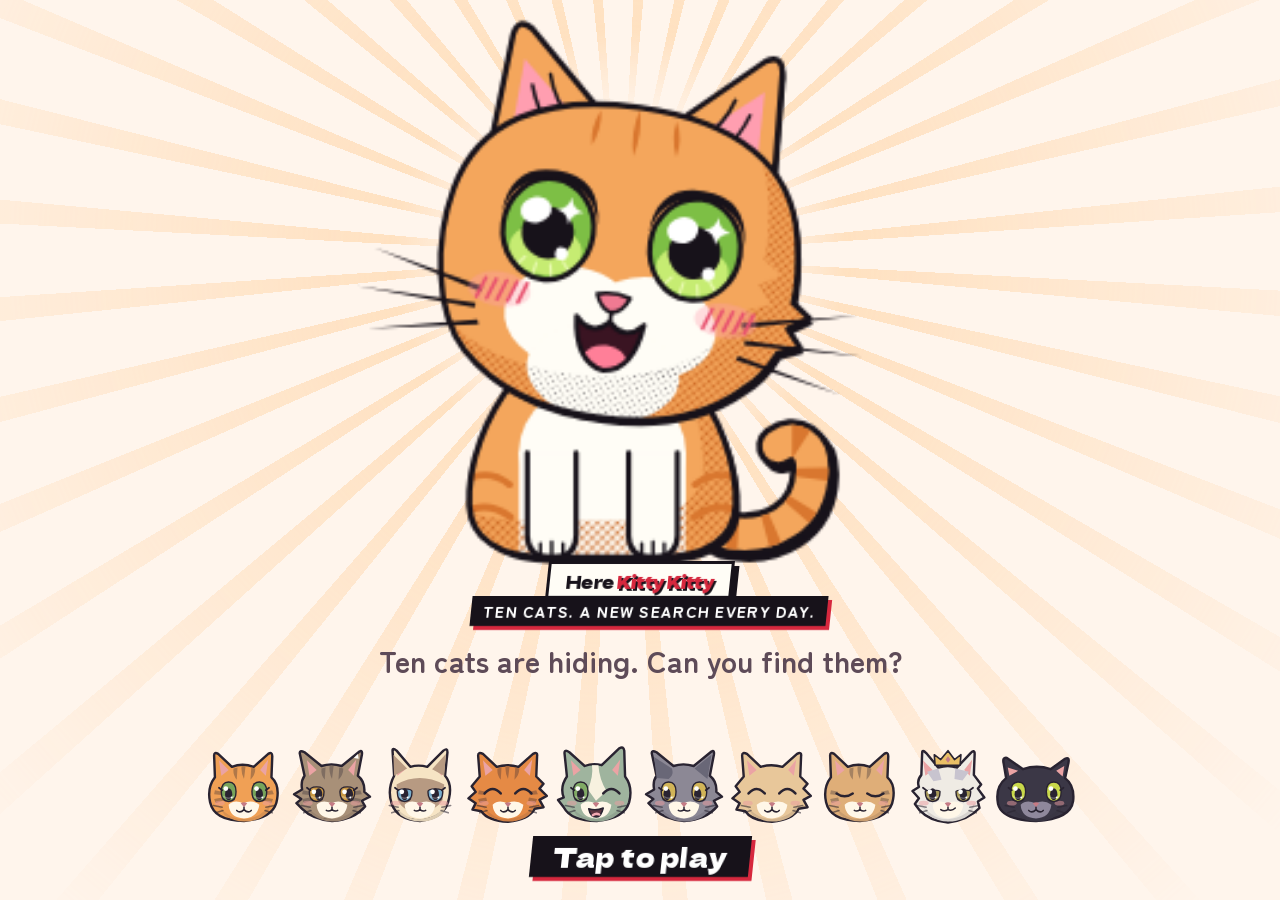
<file: d/index.html>
<!doctype html>
<html lang="en-GB">
<head>
<meta charset="utf-8">
<meta name="viewport" content="width=device-width, initial-scale=1">
<title>Here Kitty Kitty</title>
<meta name="robots" content="noindex">
<meta property="og:type" content="website">
<meta property="og:site_name" content="Here Kitty Kitty">
<meta property="og:title" content="Can you spot the cat?">
<meta property="og:description" content="A friend sent you a cat to find. Free on iPhone and Android.">
<meta property="og:image" content="https://kitty.abdev.co.uk/og.png">
<meta name="twitter:card" content="summary_large_image">
<!-- A friend's puzzle link: https://kitty.abdev.co.uk/d/?k=spot&d=<day>&c=<cat>... With the game installed, Android App Links and iPhone
     Universal Links open it in the game and this page is never shown (web/.well-known). Without it, this hands the same query on to the
     browser game at the root, which plays the one-cat search. Link previews read the tags above, since crawlers do not run the script. -->
<script>location.replace("/" + (location.search || "") + (location.hash || ""))</script>
<noscript><meta http-equiv="refresh" content="0; url=/"></noscript>
</head>
<body style="background:#FFF4DC;font:16px -apple-system,sans-serif;text-align:center;padding:40px 20px">
<p><a href="/">Here Kitty Kitty</a></p>
</body>
</html>
</file>
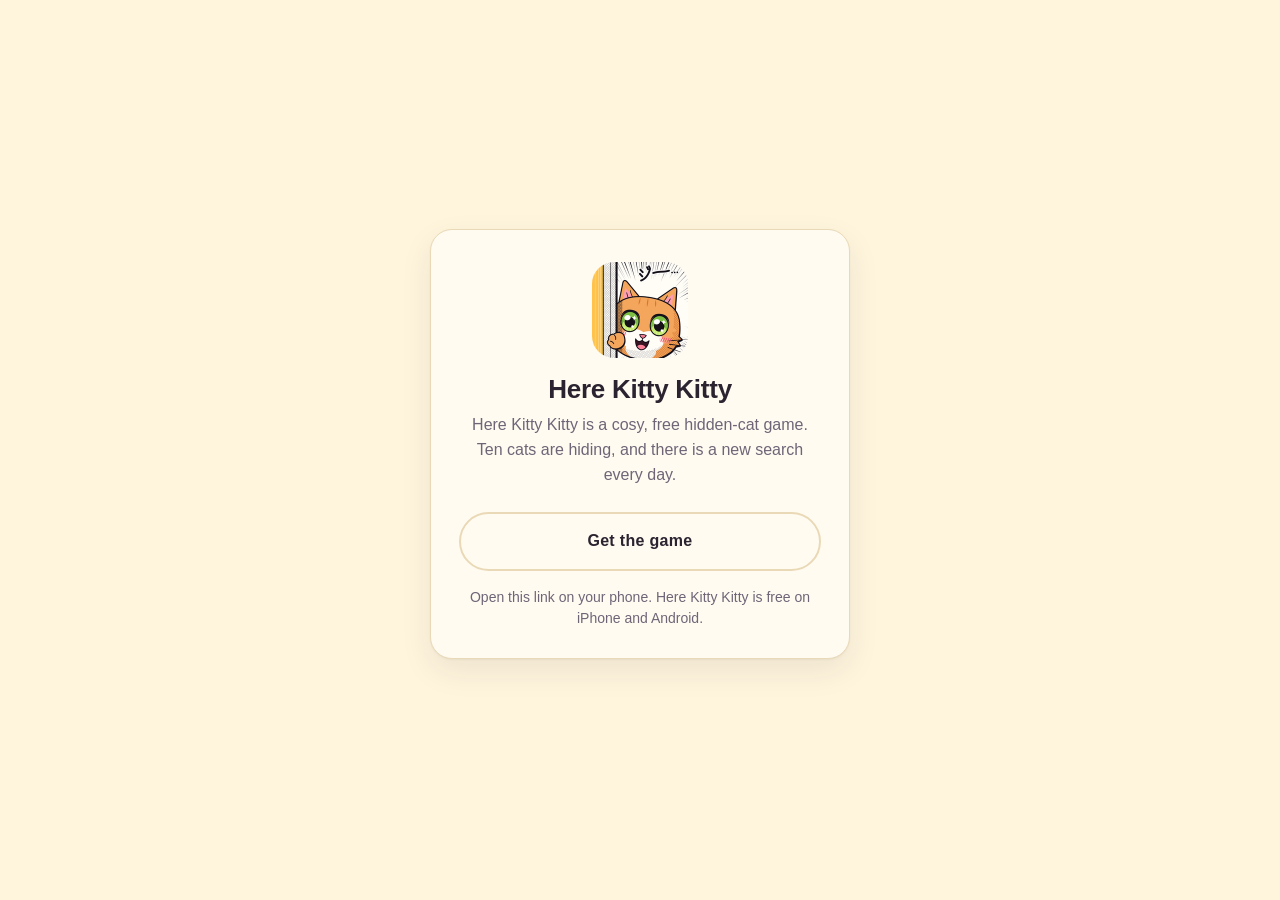
<file: i/index.html>
<!doctype html>
<html lang="en-GB">
<head>
<meta charset="utf-8">
<meta name="viewport" content="width=device-width, initial-scale=1">
<title>A friend sent you a gift in Here Kitty Kitty</title>
<meta name="robots" content="noindex">
<link rel="icon" type="image/png" href="/favicon.png">
<!-- The page an invite link opens (https://kitty.abdev.co.uk/i/?i=<number>&n=<name>). It is only a doorway: it says who sent the
     link and hands the friend on to the store. The game is not played here. "Get the game" first copies the link to the clipboard,
     which is how the invite survives the install: the game reads it once, on its very first launch (design/INVITES.md). With the game
     installed, Android and iPhone open the link in the game itself and never show this page, and "Open in the game" uses the
     herekittykitty:// scheme where they did not. The preview tags are generic because crawlers do not run the script below. -->
<meta property="og:type" content="website">
<meta property="og:site_name" content="Here Kitty Kitty">
<meta property="og:title" content="Come and find the cats with me">
<meta property="og:description" content="Ten cats are hiding, and there is a new search every day. Free on iPhone and Android.">
<meta property="og:image" content="https://kitty.abdev.co.uk/og.png">
<meta property="og:image:width" content="1200">
<meta property="og:image:height" content="630">
<meta name="twitter:card" content="summary_large_image">
<meta name="theme-color" content="#FFF4DC">
<style>
  :root { --ink:#2B2430; --muted:#6F6577; --accent:#E0455F; --panel:#FFFBF1; --edge:#EAD9B6; --ground:#FFF4DC; }
  * { box-sizing: border-box; }
  html, body { margin: 0; padding: 0; }
  body { background: var(--ground); color: var(--ink); font: 16px/1.55 -apple-system, BlinkMacSystemFont, "Segoe UI", Roboto, sans-serif;
         min-height: 100vh; display: grid; place-items: center; padding: 28px 20px 40px; }
  main { width: 100%; max-width: 420px; background: var(--panel); border: 1px solid var(--edge); border-radius: 22px; padding: 32px 28px 28px;
         text-align: center; box-shadow: 0 1px 2px rgba(43,36,48,.05), 0 12px 32px rgba(43,36,48,.08); }
  .icon { width: 96px; height: 96px; border-radius: 22px; display: block; margin: 0 auto 16px; }
  h1 { font-size: 26px; line-height: 1.2; margin: 0 0 8px; letter-spacing: -.01em; overflow-wrap: anywhere; }
  .gift { color: var(--accent); font-weight: 700; font-size: 17px; margin: 0 0 8px; }
  .tag { color: var(--muted); margin: 0 0 24px; }
  a.btn { display: block; padding: 15px 18px; border-radius: 999px; text-decoration: none; font-weight: 700; letter-spacing: .02em; margin-bottom: 12px; }
  a.primary { background: var(--accent); color: #fff; }
  a.secondary { background: transparent; color: var(--ink); border: 2px solid var(--edge); }
  .note { color: var(--muted); font-size: 14px; margin: 16px 0 0; }
  @media (prefers-color-scheme: dark) {
    :root { --ink:#F7EFE0; --muted:#BDB1C2; --panel:#2A2330; --edge:#443A4D; --ground:#1E1922; }
  }
</style>
</head>
<body>
<main>
  <img class="icon" src="/icon-192.png" alt="Here Kitty Kitty app icon" width="96" height="96">
  <h1 id="title">A friend sent you a gift</h1>
  <p class="gift">2 free hints are waiting for you. Finish your first search to unlock them.</p>
  <p class="tag">Here Kitty Kitty is a cosy, free hidden-cat game. Ten cats are hiding, and there is a new search every day.</p>

  <a class="btn primary"   id="open"  href="#">Open in the game</a>
  <a class="btn secondary" id="store" href="#">Get the game</a>

  <p class="note" id="note">New to Here Kitty Kitty? Tap "Get the game", then open it. It is free on iPhone and Android.</p>
</main>

<script>
(function () {
  var APPLE_ID = '6813514866';
  var PLAY_PKG = 'com.iphonegamesapps.herekittykitty';

  var q = location.search || '';
  var m = /(?:^|[?&])i=(\d{1,10})(?:&|$)/.exec(q);
  var id = m ? m[1] : '';
  var n = /(?:^|[?&])n=([^&]*)/.exec(q), who = '';
  if (n) { try { who = decodeURIComponent(n[1].replace(/\+/g, ' ')); } catch (e) {} who = who.replace(/[^A-Za-z0-9 _.\-]/g, '').trim().slice(0, 16); }

  var title = document.getElementById('title');
  if (!id) {
    // not an invite at all: still a doorway to the game
    title.textContent = 'Here Kitty Kitty';
    document.querySelector('.gift').style.display = 'none';
  } else if (who) {
    title.textContent = who + ' sent you a gift';
  }
  document.title = title.textContent;

  var src = 'friend_invite';
  var appleUrl = 'https://apps.apple.com/app/id' + APPLE_ID + '?ct=' + src + '&mt=8';
  var playUrl = 'https://play.google.com/store/apps/details?id=' + PLAY_PKG +
                '&referrer=' + encodeURIComponent('utm_source=' + src + '&utm_medium=share&utm_campaign=invite');

  var ua = navigator.userAgent || '';
  var isIOS = /iPad|iPhone|iPod/.test(ua) || (/Macintosh/.test(ua) && navigator.maxTouchPoints > 1);
  var isAndroid = /Android/.test(ua);

  var open = document.getElementById('open'), store = document.getElementById('store');
  // "Open in the game" uses the custom scheme: it works when the https link was not handed to the game (the game opens, or nothing happens).
  open.href = 'herekittykitty://i/' + (id ? '?i=' + id + (who ? '&n=' + encodeURIComponent(who) : '') : '');
  store.href = isAndroid ? playUrl : appleUrl;
  if (!isIOS && !isAndroid) {
    open.style.display = 'none';
    document.getElementById('note').textContent = 'Open this link on your phone. Here Kitty Kitty is free on iPhone and Android.';
  }

  // The game reads this link from the clipboard on its very first launch, which is how a link survives the install.
  store.addEventListener('click', function () {
    if (!id) return;
    try { navigator.clipboard.writeText(location.href); } catch (e) {}
  });
})();
</script>
</body>
</html>
</file>
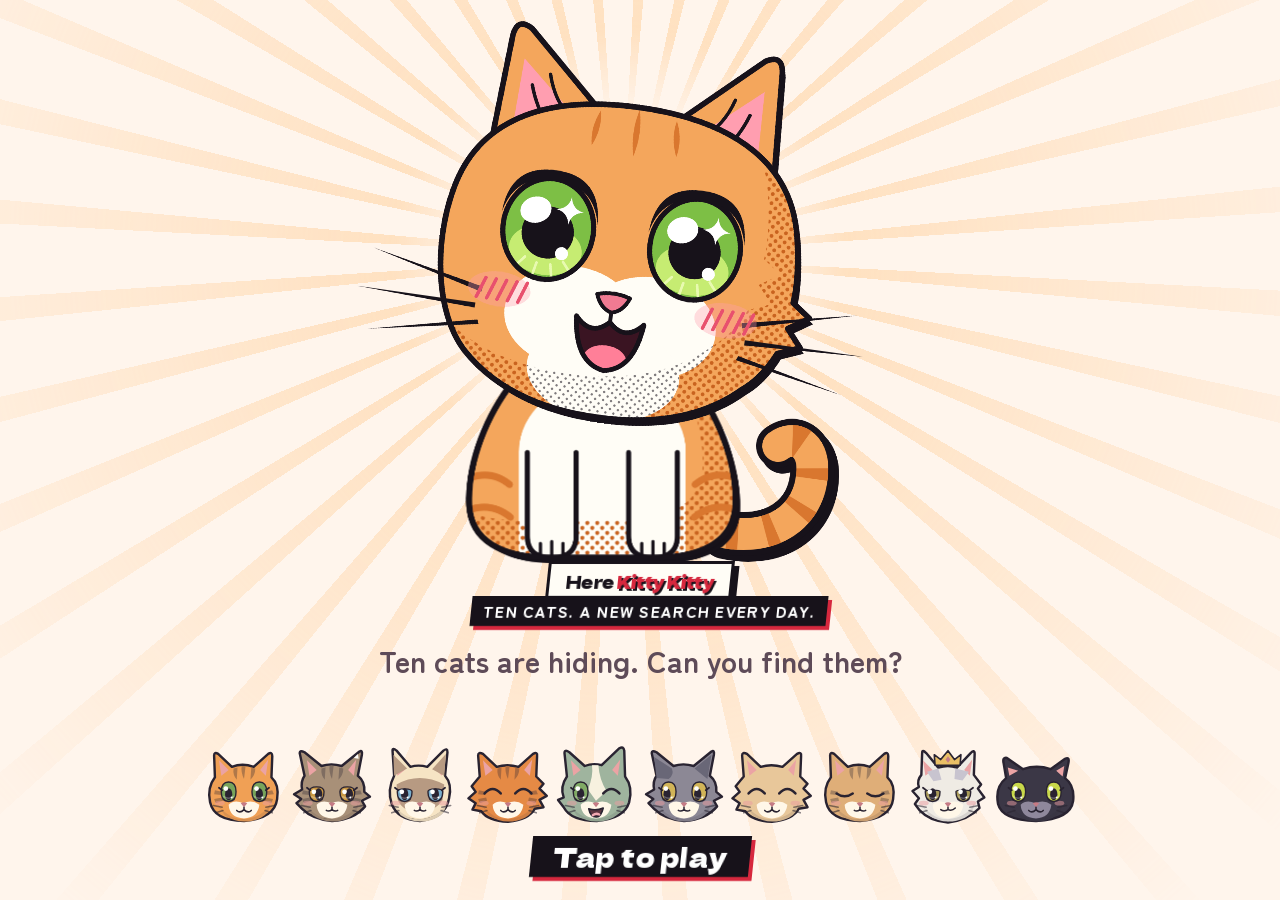
<file: alive-30s.html>
<!doctype html>
<html lang="en">
<head>
<meta charset="utf-8">
<meta name="viewport" content="width=device-width,initial-scale=1">
<meta name="robots" content="noindex">
<title>Here Kitty Kitty</title>
<script type="module" src="https://static.cloudflareinsights.com/beacon.min.js" data-cf-beacon='{"token": "bf06b497fe3e4857a7a313a78e034bb1"}'></script>
</head>
<body style="font:16px/1.5 system-ui,sans-serif;text-align:center;margin:3rem 1rem;color:#161616">
<!-- Counts the page still showing 30 seconds into the first search of a visit. The game loads this page unseen, so the visit counter notices; opened on its own
     (a shared link, say) it sends the visitor to the game. -->
<p><a id="g" href="./">Here Kitty Kitty</a></p>
<script>
try{ if(window.top === window.self) setTimeout(function(){ location.replace(document.getElementById("g").href) }, 600) }catch(e){}
</script>
</body>
</html>
</file>
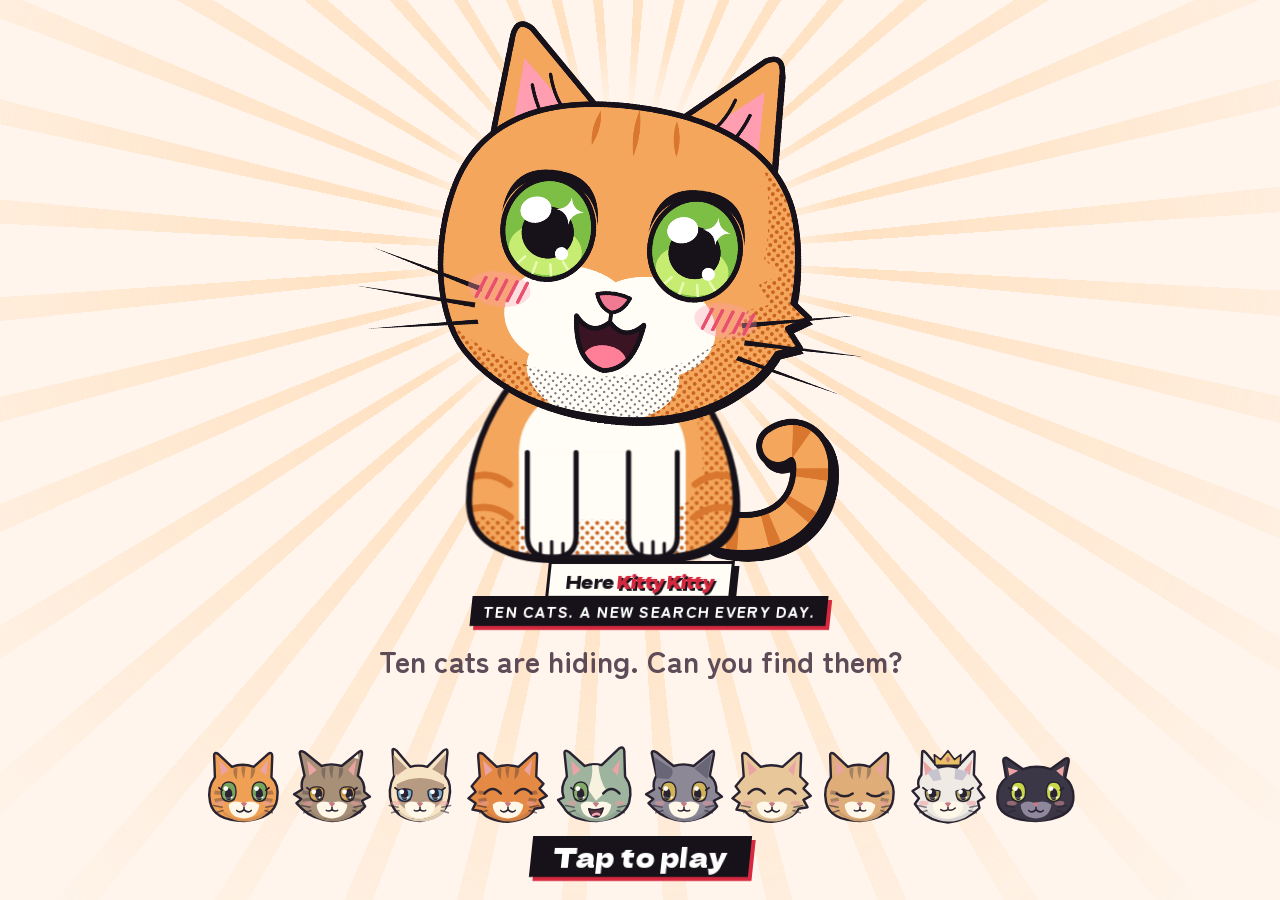
<file: alive-90s.html>
<!doctype html>
<html lang="en">
<head>
<meta charset="utf-8">
<meta name="viewport" content="width=device-width,initial-scale=1">
<meta name="robots" content="noindex">
<title>Here Kitty Kitty</title>
<script type="module" src="https://static.cloudflareinsights.com/beacon.min.js" data-cf-beacon='{"token": "bf06b497fe3e4857a7a313a78e034bb1"}'></script>
</head>
<body style="font:16px/1.5 system-ui,sans-serif;text-align:center;margin:3rem 1rem;color:#161616">
<!-- Counts the page still showing 90 seconds into the first search of a visit. The game loads this page unseen, so the visit counter notices; opened on its own
     (a shared link, say) it sends the visitor to the game. -->
<p><a id="g" href="./">Here Kitty Kitty</a></p>
<script>
try{ if(window.top === window.self) setTimeout(function(){ location.replace(document.getElementById("g").href) }, 600) }catch(e){}
</script>
</body>
</html>
</file>
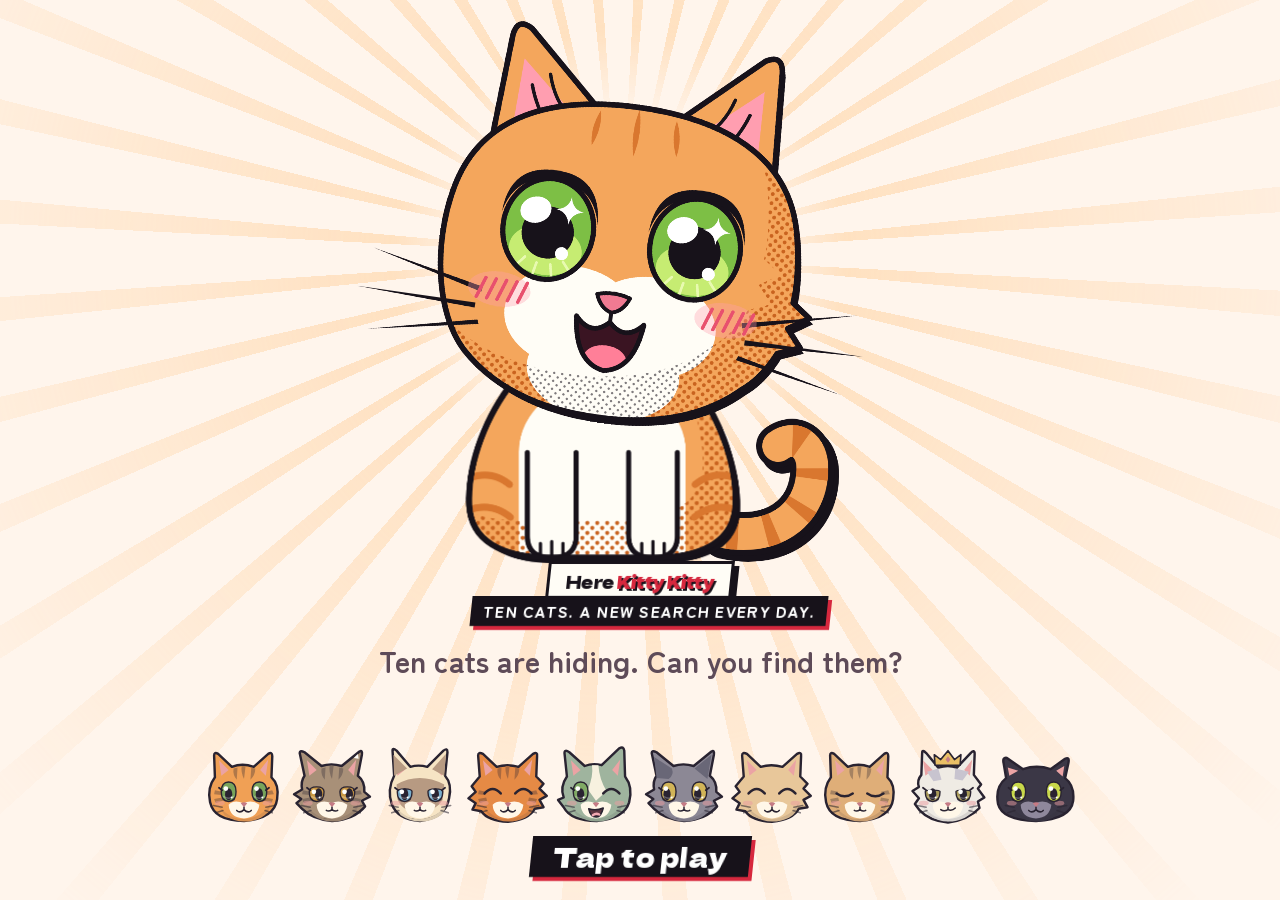
<file: dare-found.html>
<!doctype html>
<html lang="en">
<head>
<meta charset="utf-8">
<meta name="viewport" content="width=device-width,initial-scale=1">
<meta name="robots" content="noindex">
<title>Here Kitty Kitty</title>
<script type="module" src="https://static.cloudflareinsights.com/beacon.min.js" data-cf-beacon='{"token": "bf06b497fe3e4857a7a313a78e034bb1"}'></script>
</head>
<body style="font:16px/1.5 system-ui,sans-serif;text-align:center;margin:3rem 1rem;color:#161616">
<!-- Counts the cat in a friend's puzzle link being found, once a visit (DARE, section 10d of the game). The game loads this page unseen, so the visit counter notices; opened on its own
     (a shared link, say) it sends the visitor to the game. -->
<p><a id="g" href="./">Here Kitty Kitty</a></p>
<script>
try{ if(window.top === window.self) setTimeout(function(){ location.replace(document.getElementById("g").href) }, 600) }catch(e){}
</script>
</body>
</html>
</file>
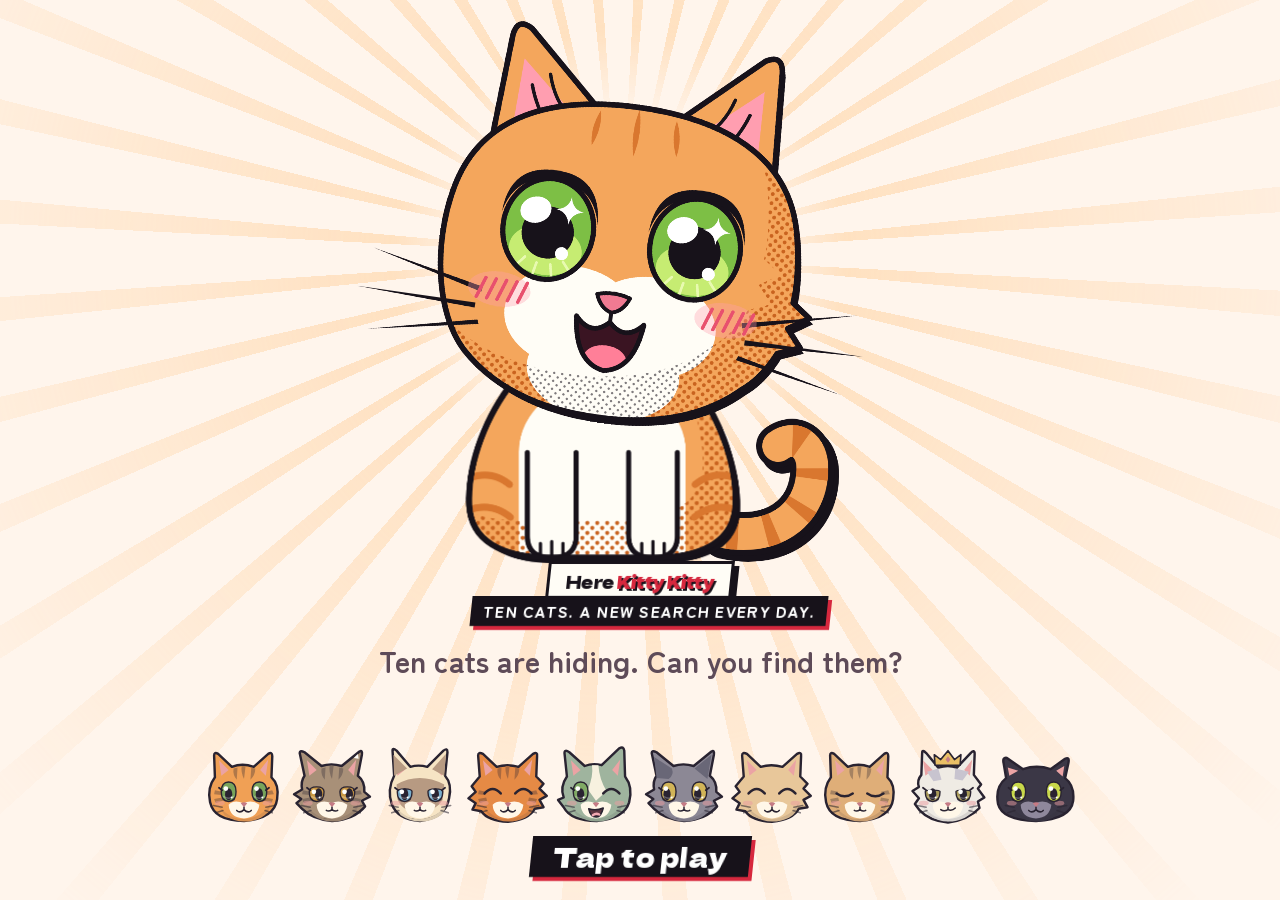
<file: dare-open.html>
<!doctype html>
<html lang="en">
<head>
<meta charset="utf-8">
<meta name="viewport" content="width=device-width,initial-scale=1">
<meta name="robots" content="noindex">
<title>Here Kitty Kitty</title>
<script type="module" src="https://static.cloudflareinsights.com/beacon.min.js" data-cf-beacon='{"token": "bf06b497fe3e4857a7a313a78e034bb1"}'></script>
</head>
<body style="font:16px/1.5 system-ui,sans-serif;text-align:center;margin:3rem 1rem;color:#161616">
<!-- Counts a friend's puzzle link being opened, once a visit (DARE, section 10d of the game). The game loads this page unseen, so the visit counter notices; opened on its own
     (a shared link, say) it sends the visitor to the game. -->
<p><a id="g" href="./">Here Kitty Kitty</a></p>
<script>
try{ if(window.top === window.self) setTimeout(function(){ location.replace(document.getElementById("g").href) }, 600) }catch(e){}
</script>
</body>
</html>
</file>
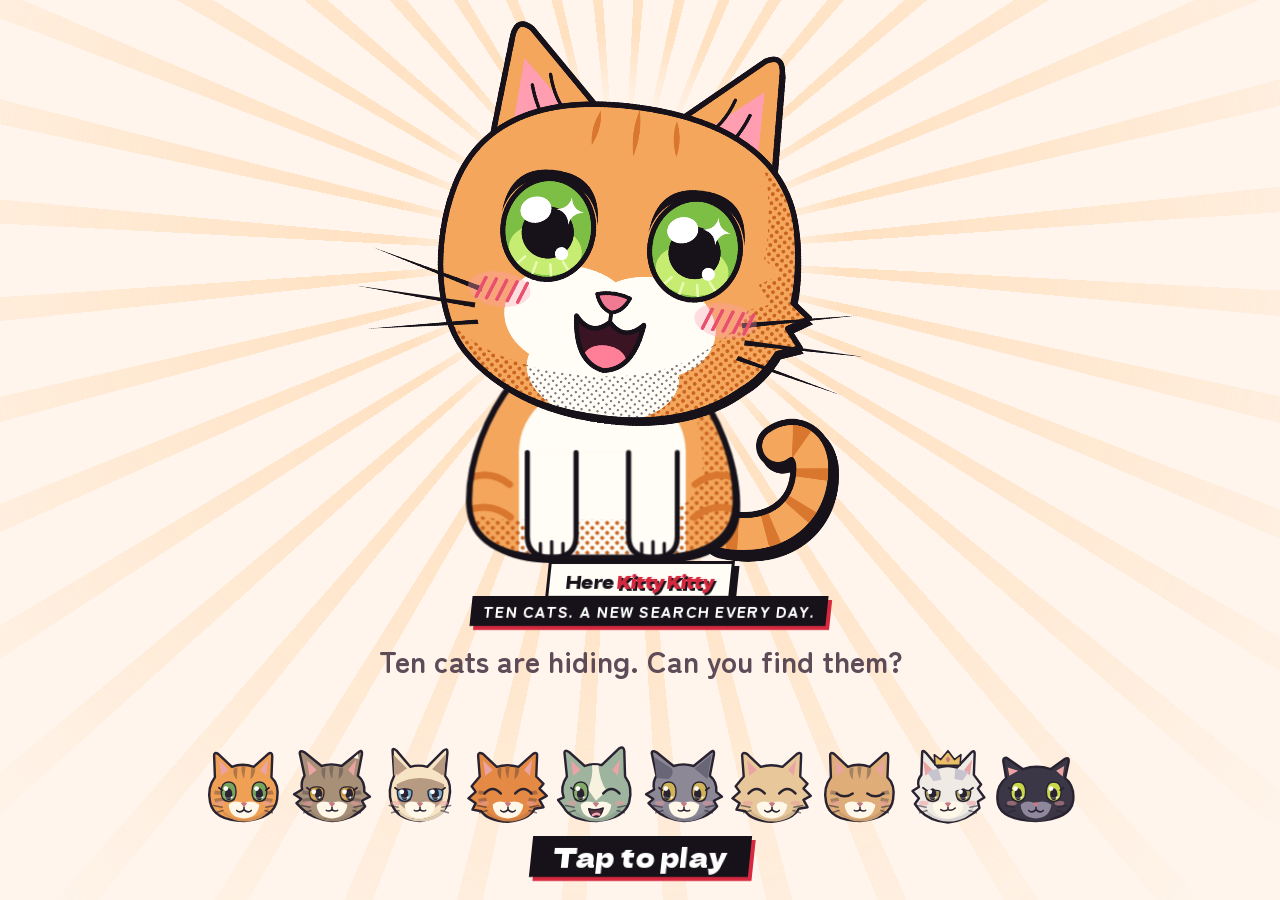
<file: first-find.html>
<!doctype html>
<html lang="en">
<head>
<meta charset="utf-8">
<meta name="viewport" content="width=device-width,initial-scale=1">
<meta name="robots" content="noindex">
<title>Here Kitty Kitty</title>
<script type="module" src="https://static.cloudflareinsights.com/beacon.min.js" data-cf-beacon='{"token": "bf06b497fe3e4857a7a313a78e034bb1"}'></script>
</head>
<body style="font:16px/1.5 system-ui,sans-serif;text-align:center;margin:3rem 1rem;color:#161616">
<!-- Counts a cat being found, once a visit. The game loads this page unseen, so the visit counter notices; opened on its own
     (a shared link, say) it sends the visitor to the game. -->
<p><a id="g" href="./">Here Kitty Kitty</a></p>
<script>
try{ if(window.top === window.self) setTimeout(function(){ location.replace(document.getElementById("g").href) }, 600) }catch(e){}
</script>
</body>
</html>
</file>
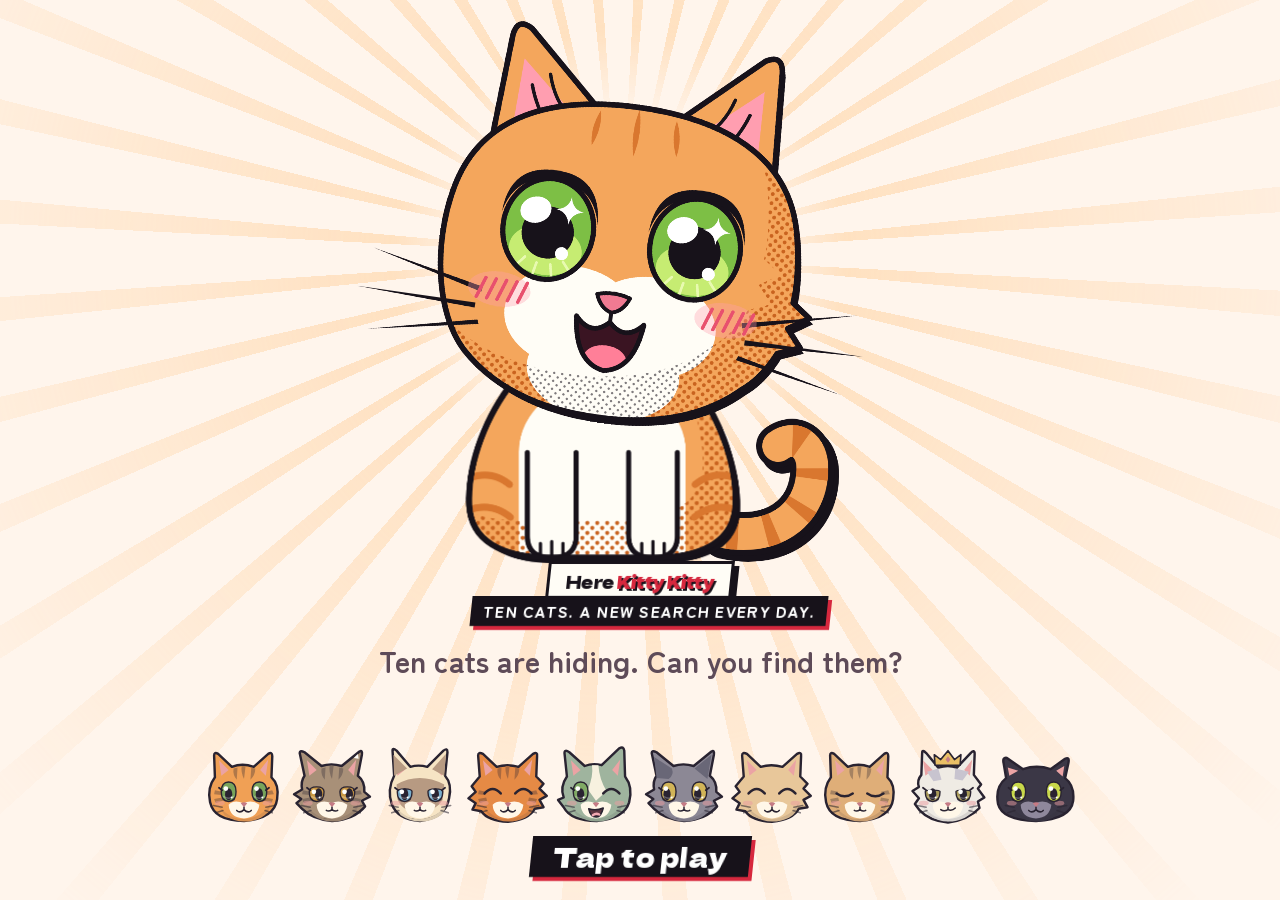
<file: hunt-start.html>
<!doctype html>
<html lang="en">
<head>
<meta charset="utf-8">
<meta name="viewport" content="width=device-width,initial-scale=1">
<meta name="robots" content="noindex">
<title>Here Kitty Kitty</title>
<script type="module" src="https://static.cloudflareinsights.com/beacon.min.js" data-cf-beacon='{"token": "bf06b497fe3e4857a7a313a78e034bb1"}'></script>
</head>
<body style="font:16px/1.5 system-ui,sans-serif;text-align:center;margin:3rem 1rem;color:#161616">
<!-- Counts a search being started, once a visit. The game loads this page unseen, so the visit counter notices; opened on its own
     (a shared link, say) it sends the visitor to the game. -->
<p><a id="g" href="./">Here Kitty Kitty</a></p>
<script>
try{ if(window.top === window.self) setTimeout(function(){ location.replace(document.getElementById("g").href) }, 600) }catch(e){}
</script>
</body>
</html>
</file>
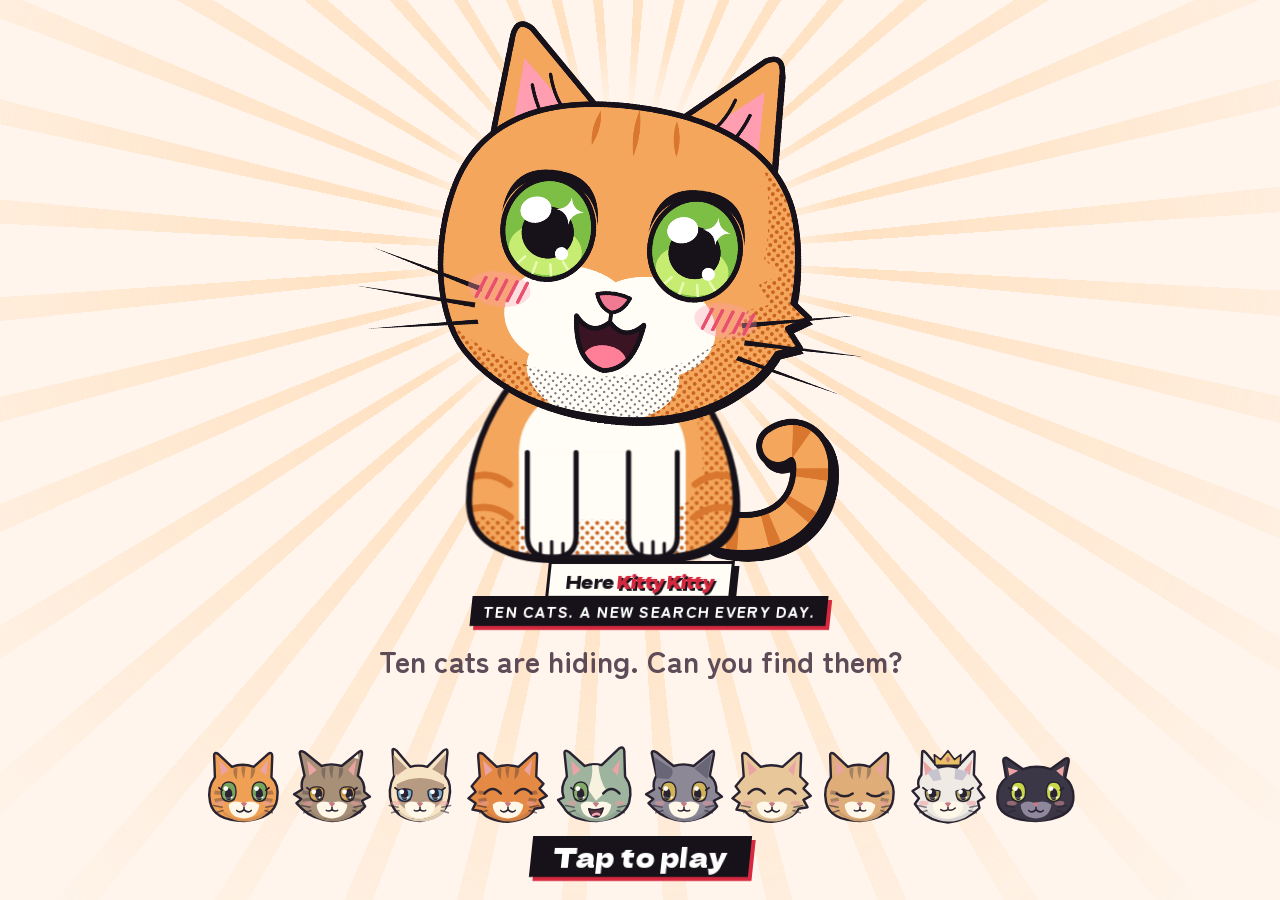
<file: play-dare.html>
<!doctype html>
<html lang="en">
<head>
<meta charset="utf-8">
<meta name="viewport" content="width=device-width,initial-scale=1">
<meta name="robots" content="noindex">
<title>Here Kitty Kitty</title>
<script type="module" src="https://static.cloudflareinsights.com/beacon.min.js" data-cf-beacon='{"token": "bf06b497fe3e4857a7a313a78e034bb1"}'></script>
</head>
<body style="font:16px/1.5 system-ui,sans-serif;text-align:center;margin:3rem 1rem;color:#161616">
<!-- Counts a tap on a store link from the card at the end of a friend's puzzle link, once a visit. The game loads this page unseen, so the visit counter notices; opened on its own
     (a shared link, say) it sends the visitor to the game. -->
<p><a id="g" href="./">Here Kitty Kitty</a></p>
<script>
try{ if(window.top === window.self) setTimeout(function(){ location.replace(document.getElementById("g").href) }, 600) }catch(e){}
</script>
</body>
</html>
</file>
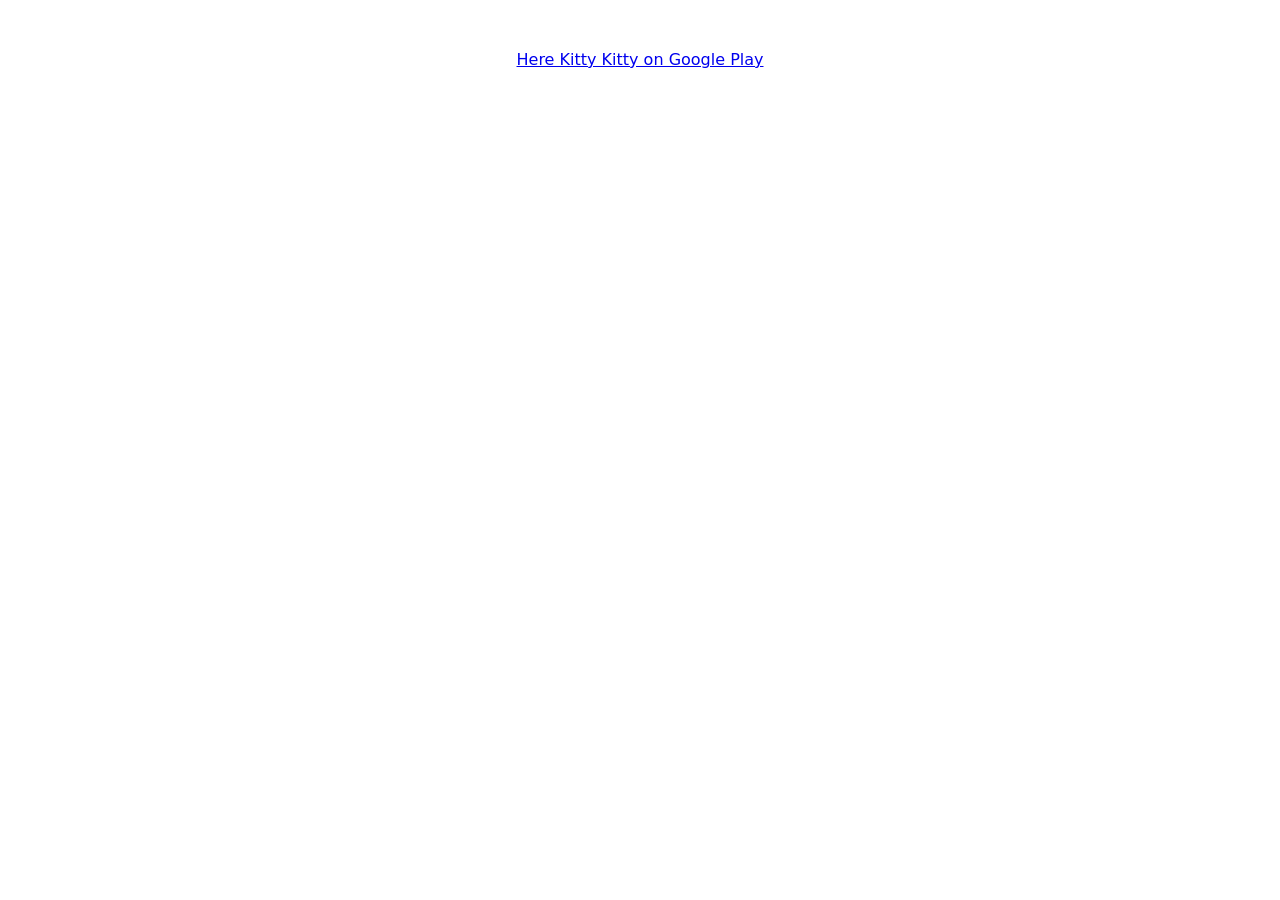
<file: play-home.html>
<!doctype html>
<html lang="en">
<head>
<meta charset="utf-8">
<meta name="viewport" content="width=device-width,initial-scale=1">
<meta name="robots" content="noindex">
<title>Here Kitty Kitty on Google Play</title>
<script type="module" src="https://static.cloudflareinsights.com/beacon.min.js" data-cf-beacon='{"token": "bf06b497fe3e4857a7a313a78e034bb1"}'></script>
</head>
<body style="font:16px/1.5 system-ui,sans-serif;text-align:center;margin:3rem 1rem;color:#161616">
<!-- Counts a tap on the Google Play link in the card on the home screen. The game loads this page unseen when somebody taps, so the visit
     counter notices; opened on its own (a shared link, say) it sends the visitor on to Google Play. -->
<p><a id="g" href="https://play.google.com/store/apps/details?id=com.iphonegamesapps.herekittykitty">Here Kitty Kitty on Google Play</a></p>
<script>
try{ if(window.top === window.self) setTimeout(function(){ location.replace(document.getElementById("g").href) }, 1200) }catch(e){}
</script>
</body>
</html>
</file>
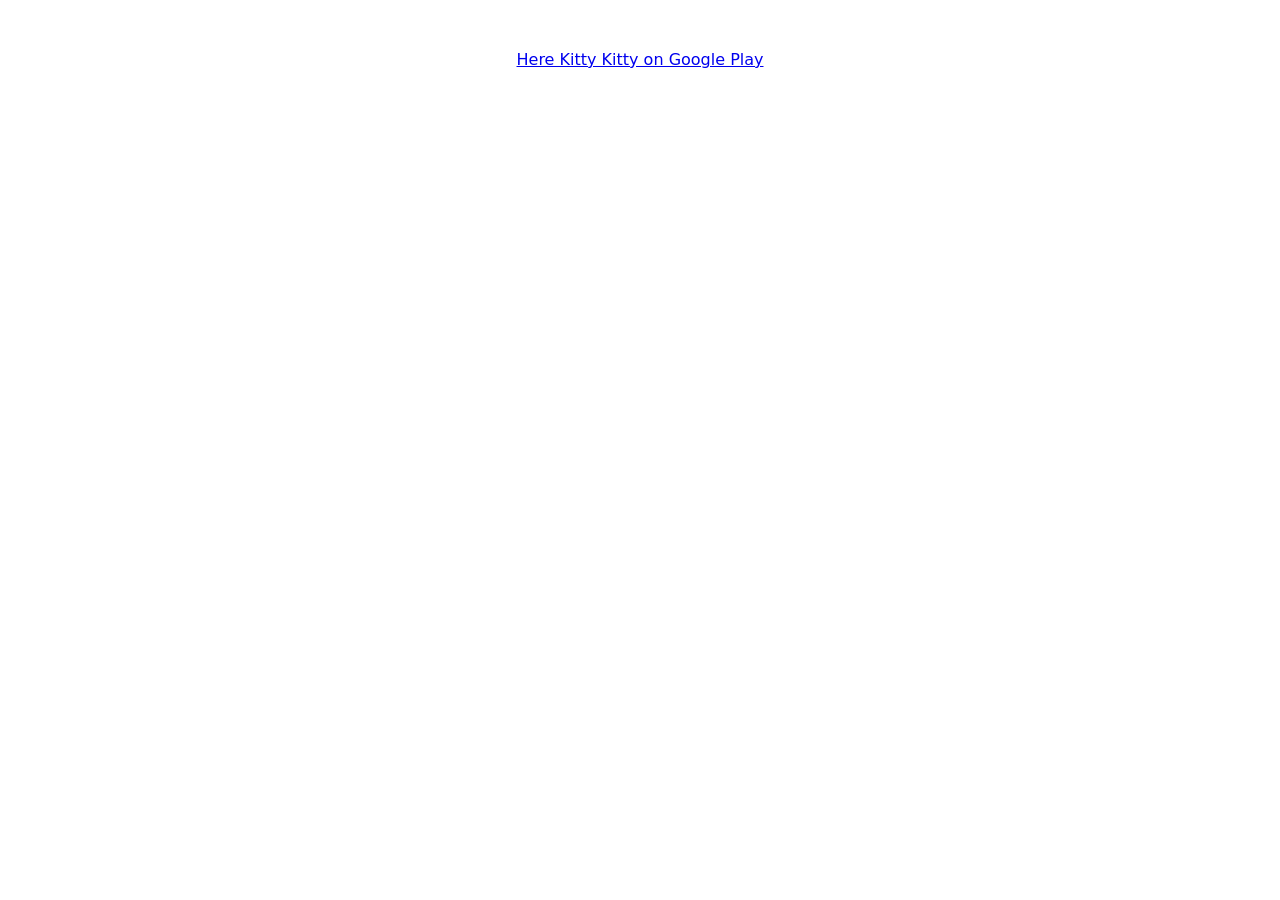
<file: play-result.html>
<!doctype html>
<html lang="en">
<head>
<meta charset="utf-8">
<meta name="viewport" content="width=device-width,initial-scale=1">
<meta name="robots" content="noindex">
<title>Here Kitty Kitty on Google Play</title>
<script type="module" src="https://static.cloudflareinsights.com/beacon.min.js" data-cf-beacon='{"token": "bf06b497fe3e4857a7a313a78e034bb1"}'></script>
</head>
<body style="font:16px/1.5 system-ui,sans-serif;text-align:center;margin:3rem 1rem;color:#161616">
<!-- Counts a tap on the Google Play link in the end-of-search card. The game loads this page unseen when somebody taps, so the visit
     counter notices; opened on its own (a shared link, say) it sends the visitor on to Google Play. -->
<p><a id="g" href="https://play.google.com/store/apps/details?id=com.iphonegamesapps.herekittykitty">Here Kitty Kitty on Google Play</a></p>
<script>
try{ if(window.top === window.self) setTimeout(function(){ location.replace(document.getElementById("g").href) }, 1200) }catch(e){}
</script>
</body>
</html>
</file>
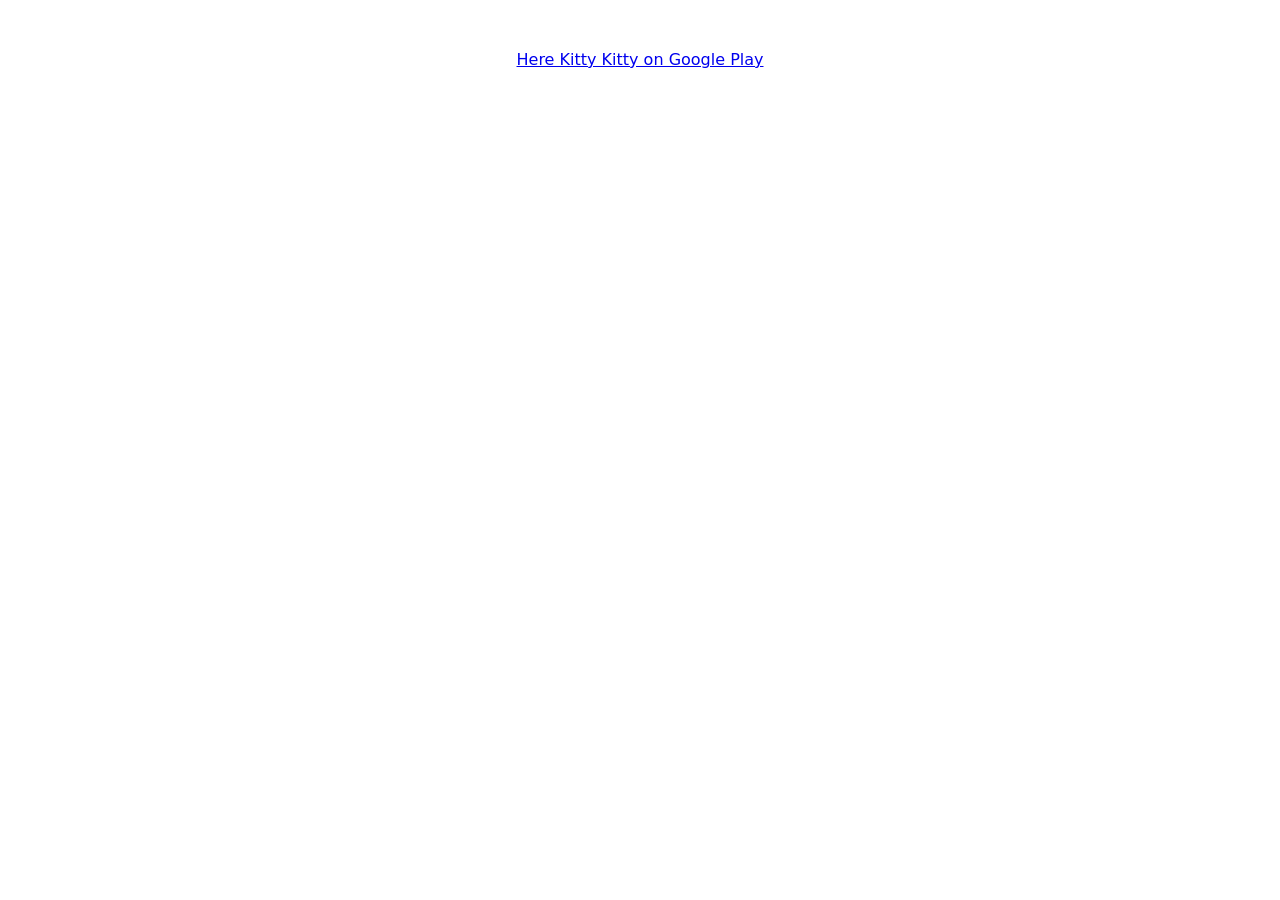
<file: play-settings.html>
<!doctype html>
<html lang="en">
<head>
<meta charset="utf-8">
<meta name="viewport" content="width=device-width,initial-scale=1">
<meta name="robots" content="noindex">
<title>Here Kitty Kitty on Google Play</title>
<script type="module" src="https://static.cloudflareinsights.com/beacon.min.js" data-cf-beacon='{"token": "bf06b497fe3e4857a7a313a78e034bb1"}'></script>
</head>
<body style="font:16px/1.5 system-ui,sans-serif;text-align:center;margin:3rem 1rem;color:#161616">
<!-- Counts a tap on the Google Play link in the settings sheet. The game loads this page unseen when somebody taps, so the visit
     counter notices; opened on its own (a shared link, say) it sends the visitor on to Google Play. -->
<p><a id="g" href="https://play.google.com/store/apps/details?id=com.iphonegamesapps.herekittykitty">Here Kitty Kitty on Google Play</a></p>
<script>
try{ if(window.top === window.self) setTimeout(function(){ location.replace(document.getElementById("g").href) }, 1200) }catch(e){}
</script>
</body>
</html>
</file>
